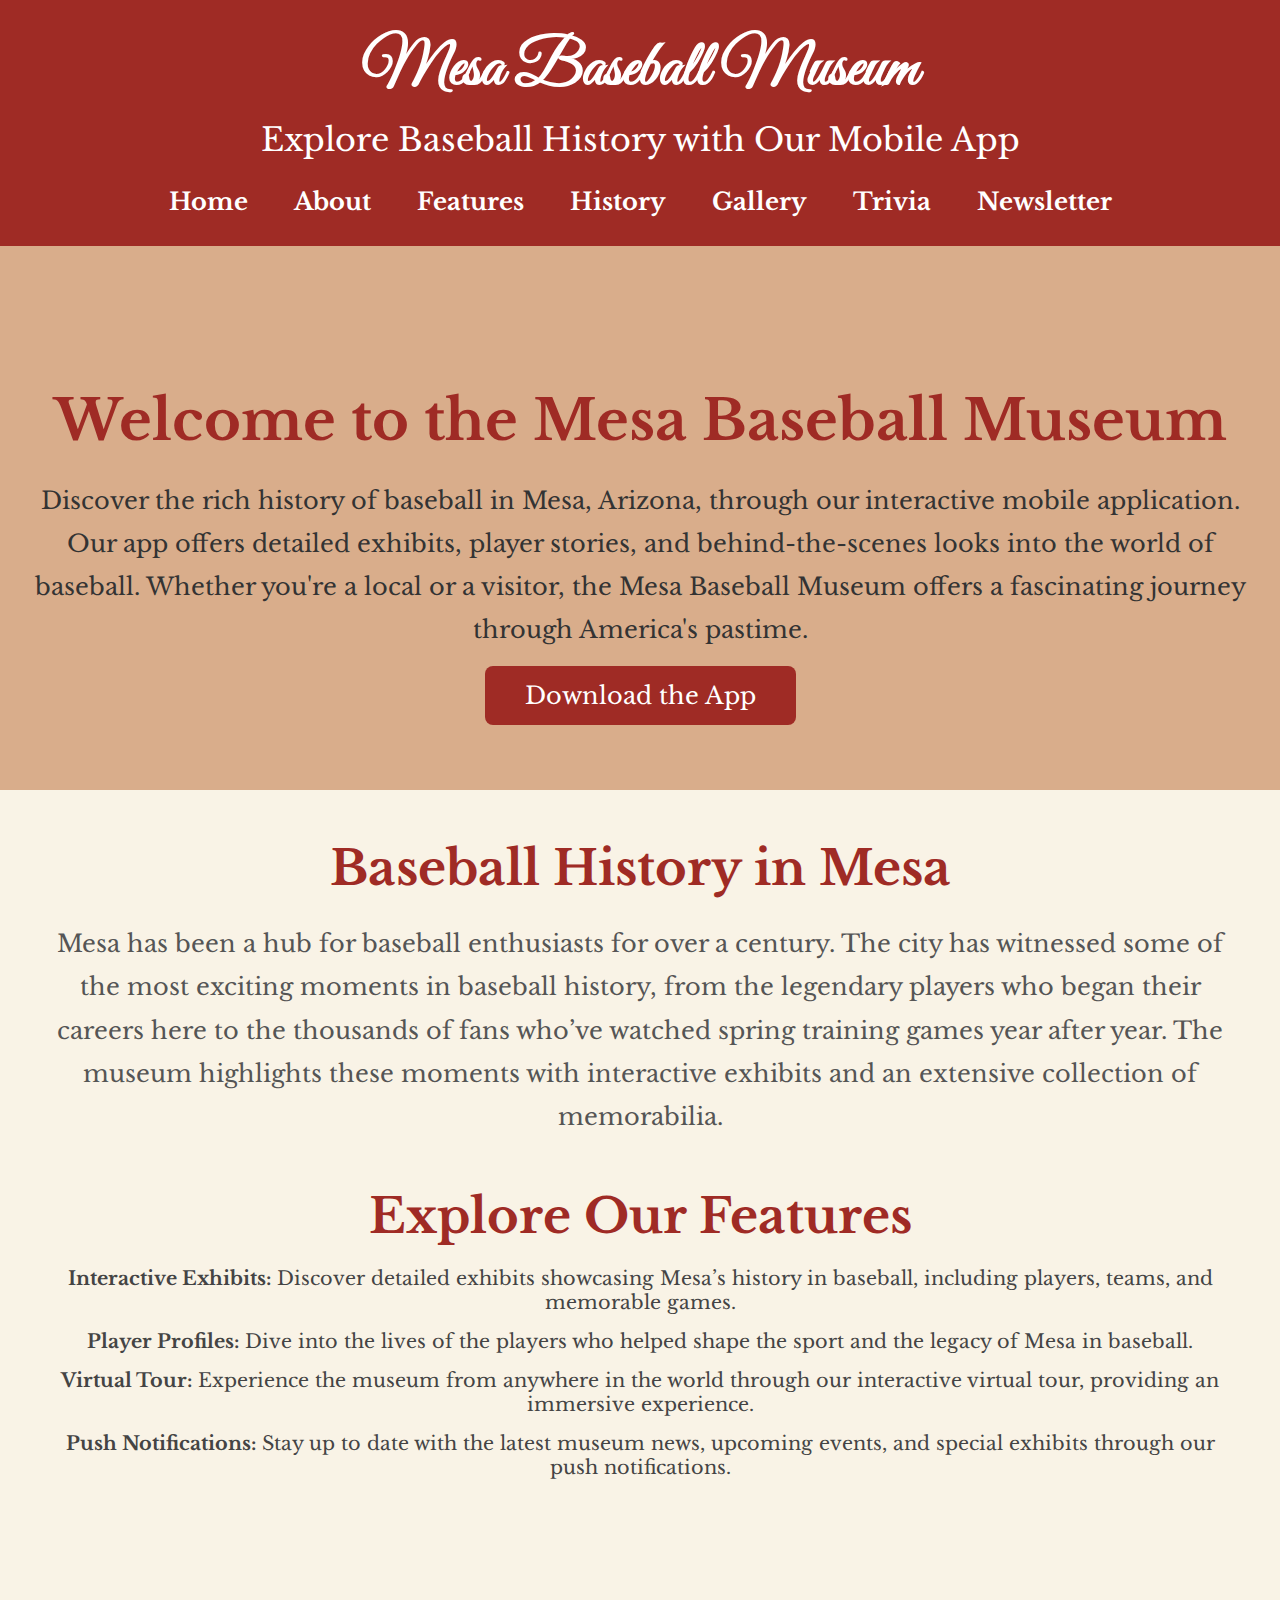
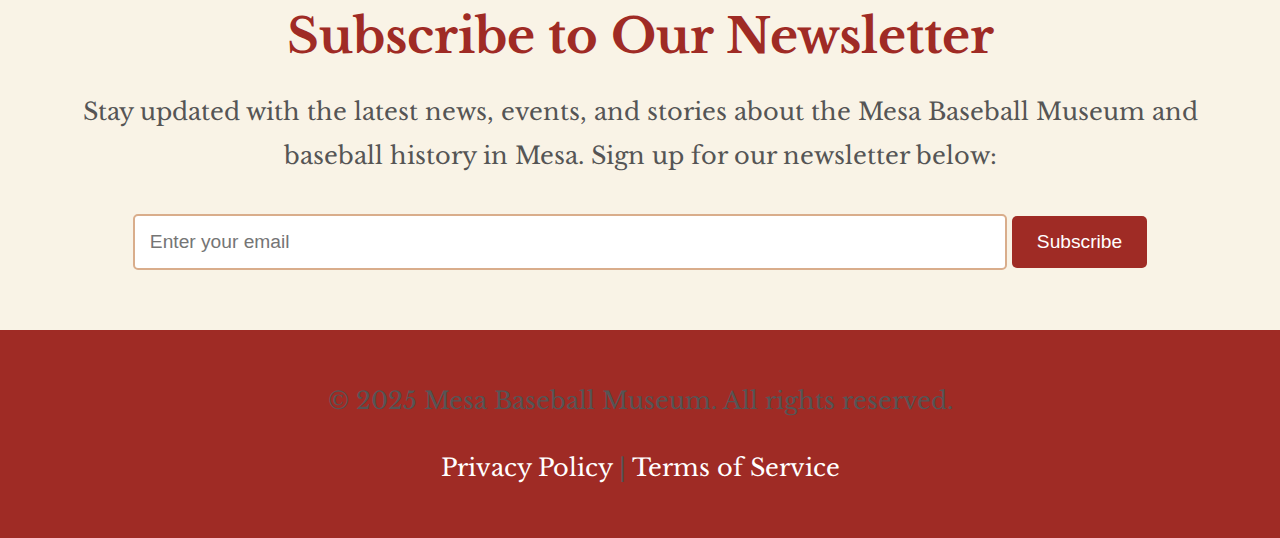
<file: index.html>
<!DOCTYPE html>
<html lang="en">
<head>
    <meta charset="UTF-8">
    <meta name="viewport" content="width=device-width, initial-scale=1.0">
    <title>Mesa Baseball Museum</title>
    <link rel="stylesheet" href="styles.css">
    <link rel="preconnect" href="https://fonts.googleapis.com">
    <link href="https://fonts.googleapis.com/css2?family=Libre+Baskerville:wght@400;700&family=Great+Vibes&display=swap" rel="stylesheet">
    <script src="https://cdnjs.cloudflare.com/ajax/libs/jquery/3.6.0/jquery.min.js"></script>
</head>
<body>
    <header>
        <h1>Mesa Baseball Museum</h1>
        <h2>Explore Baseball History with Our Mobile App</h2>
        <nav>
            <ul>
                <li><a href="index.html">Home</a></li>
                <li><a href="about.html">About</a></li>
                <li><a href="features.html">Features</a></li>
                <li><a href="history.html">History</a></li>
                <li><a href="gallery.html">Gallery</a></li>
                <li><a href="trivia.html">Trivia</a></li>
                <li><a href="newsletter.html">Newsletter</a></li>
            </ul>
        </nav>
    </header>
    
    <section class="hero">
        <div class="hero-content">
            <h3>Welcome to the Mesa Baseball Museum</h3>
            <p>Discover the rich history of baseball in Mesa, Arizona, through our interactive mobile application. Our app offers detailed exhibits, player stories, and behind-the-scenes looks into the world of baseball. Whether you're a local or a visitor, the Mesa Baseball Museum offers a fascinating journey through America's pastime.</p>
            <a href="download.html" class="download-btn">Download the App</a>
        </div>
    </section>

    <section class="history-section">
        <div class="section-content">
            <h3>Baseball History in Mesa</h3>
            <p>Mesa has been a hub for baseball enthusiasts for over a century. The city has witnessed some of the most exciting moments in baseball history, from the legendary players who began their careers here to the thousands of fans who’ve watched spring training games year after year. The museum highlights these moments with interactive exhibits and an extensive collection of memorabilia.</p>
        </div>
    </section>

    <section class="features-section">
        <div class="section-content">
            <h3>Explore Our Features</h3>
            <ul>
                <li><strong>Interactive Exhibits:</strong> Discover detailed exhibits showcasing Mesa’s history in baseball, including players, teams, and memorable games.</li>
                <li><strong>Player Profiles:</strong> Dive into the lives of the players who helped shape the sport and the legacy of Mesa in baseball.</li>
                <li><strong>Virtual Tour:</strong> Experience the museum from anywhere in the world through our interactive virtual tour, providing an immersive experience.</li>
                <li><strong>Push Notifications:</strong> Stay up to date with the latest museum news, upcoming events, and special exhibits through our push notifications.</li>
            </ul>
        </div>
    </section>

    <section class="newsletter-section">
        <div class="section-content">
            <h3>Subscribe to Our Newsletter</h3>
            <p>Stay updated with the latest news, events, and stories about the Mesa Baseball Museum and baseball history in Mesa. Sign up for our newsletter below:</p>
            <form id="newsletter-form">
                <input type="email" placeholder="Enter your email" required>
                <button type="submit">Subscribe</button>
            </form>
        </div>
    </section>

    <footer>
        <p>&copy; 2025 Mesa Baseball Museum. All rights reserved.</p>
        <p><a href="privacy.html">Privacy Policy</a> | <a href="terms.html">Terms of Service</a></p>
    </footer>
</body>
</html>
</file>
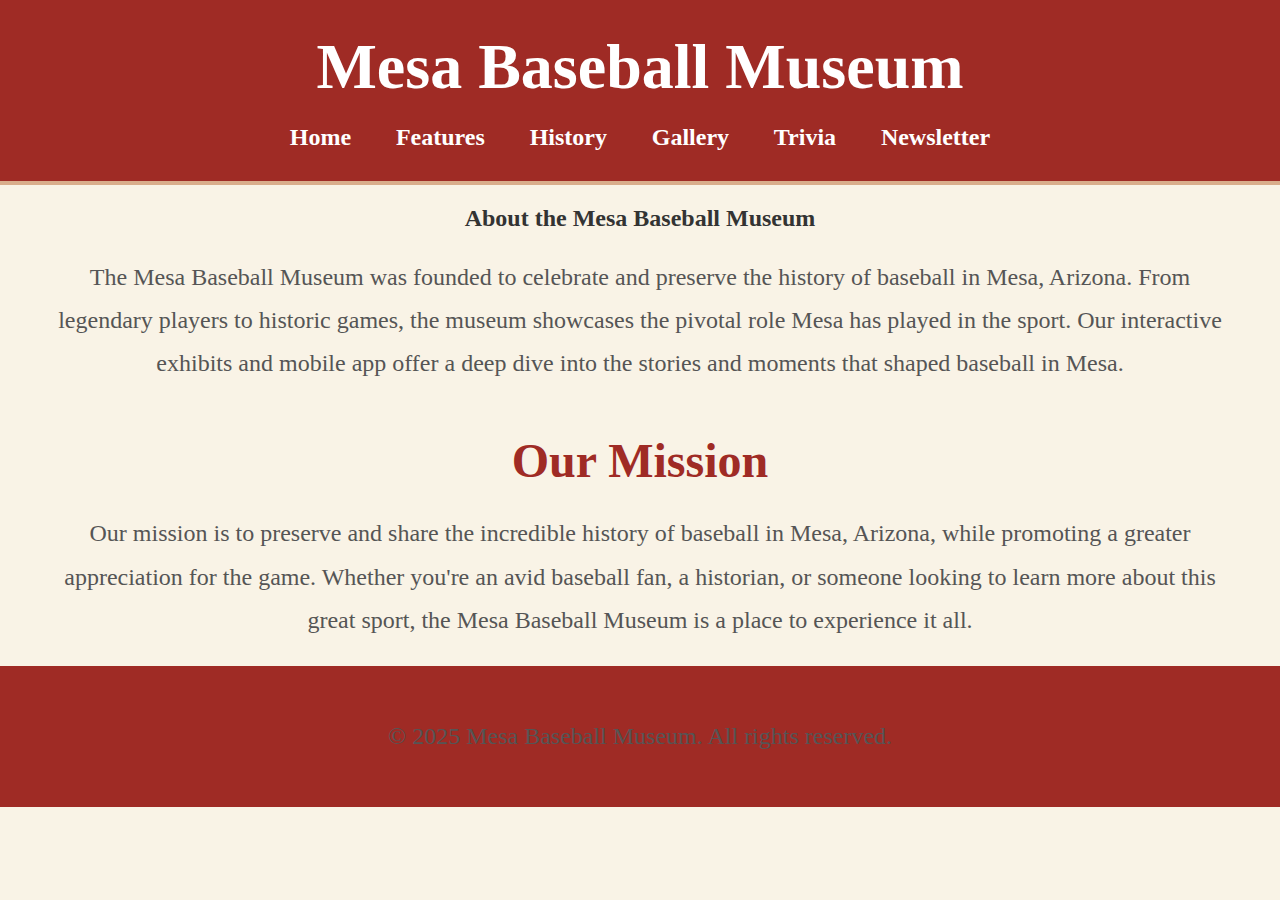
<file: about.html>
<!DOCTYPE html>
<html lang="en">
<head>
    <meta charset="UTF-8">
    <meta name="viewport" content="width=device-width, initial-scale=1.0">
    <title>About - Mesa Baseball Museum</title>
    <link rel="stylesheet" href="styles.css">
</head>
<body>
    <header>
        <h1>Mesa Baseball Museum</h1>
        <nav>
            <ul>
                <li><a href="index.html">Home</a></li>
                <li><a href="features.html">Features</a></li>
                <li><a href="history.html">History</a></li>
                <li><a href="gallery.html">Gallery</a></li>
                <li><a href="trivia.html">Trivia</a></li>
                <li><a href="newsletter.html">Newsletter</a></li>
            </ul>
        </nav>
    </header>

    <section class="about">
        <div class="section-content">
            <h2>About the Mesa Baseball Museum</h2>
            <p>The Mesa Baseball Museum was founded to celebrate and preserve the history of baseball in Mesa, Arizona. From legendary players to historic games, the museum showcases the pivotal role Mesa has played in the sport. Our interactive exhibits and mobile app offer a deep dive into the stories and moments that shaped baseball in Mesa.</p>

            <h3>Our Mission</h3>
            <p>Our mission is to preserve and share the incredible history of baseball in Mesa, Arizona, while promoting a greater appreciation for the game. Whether you're an avid baseball fan, a historian, or someone looking to learn more about this great sport, the Mesa Baseball Museum is a place to experience it all.</p>
        </div>
    </section>

    <footer>
        <p>&copy; 2025 Mesa Baseball Museum. All rights reserved.</p>
    </footer>
</body>
</html>
</file>
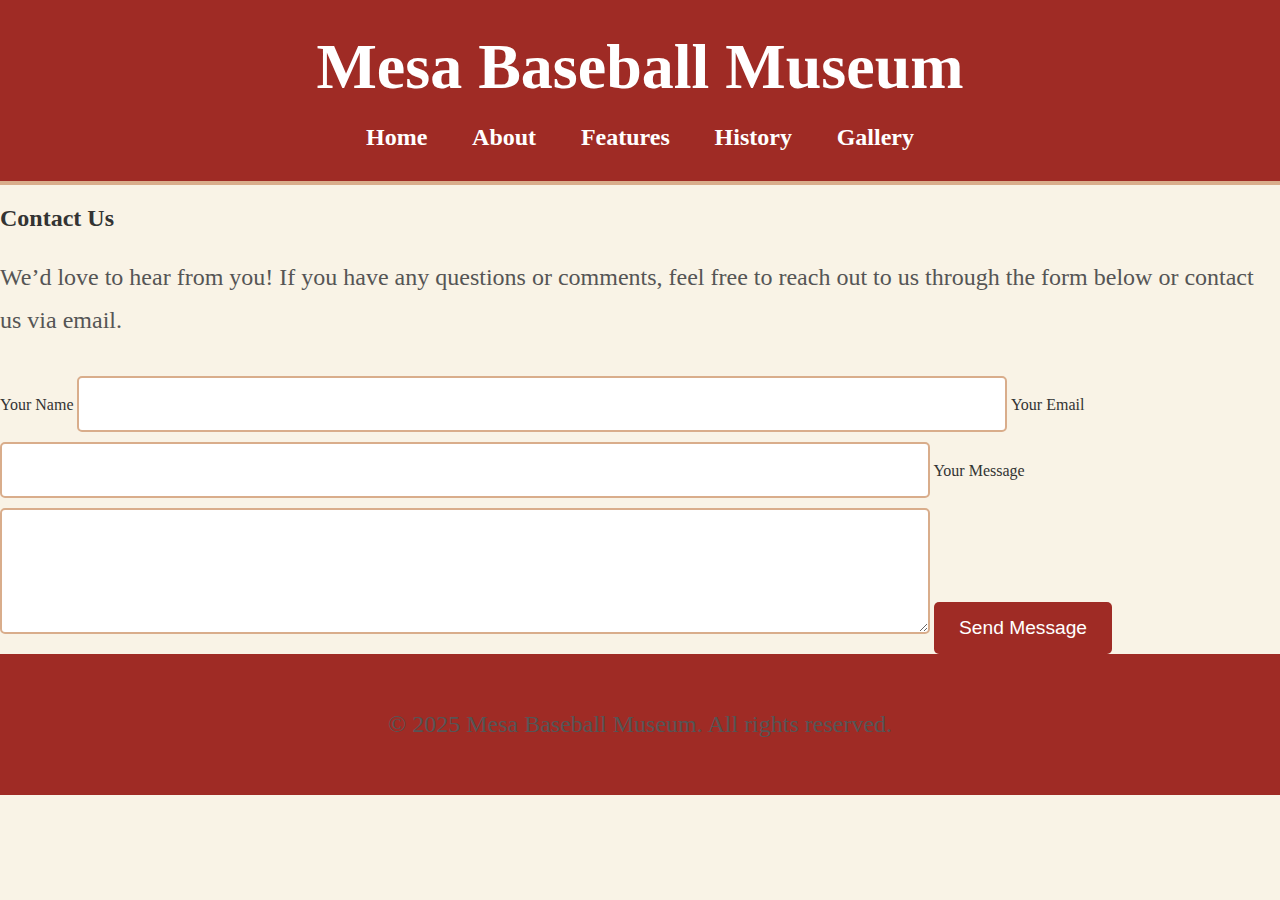
<file: contact.html>
<!DOCTYPE html>
<html lang="en">
<head>
    <meta charset="UTF-8">
    <meta name="viewport" content="width=device-width, initial-scale=1.0">
    <title>Contact - Mesa Baseball Museum</title>
    <link rel="stylesheet" href="styles.css">
</head>
<body>
    <header>
        <h1>Mesa Baseball Museum</h1>
        <nav>
            <ul>
                <li><a href="index.html">Home</a></li>
                <li><a href="about.html">About</a></li>
                <li><a href="features.html">Features</a></li>
                <li><a href="history.html">History</a></li>
                <li><a href="gallery.html">Gallery</a></li>
            </ul>
        </nav>
    </header>

    <section class="contact">
        <h2>Contact Us</h2>
        <p>We’d love to hear from you! If you have any questions or comments, feel free to reach out to us through the form below or contact us via email.</p>
        <form action="submit_contact_form" method="POST">
            <label for="name">Your Name</label>
            <input type="text" id="name" name="name" required>
            
            <label for="email">Your Email</label>
            <input type="email" id="email" name="email" required>

            <label for="message">Your Message</label>
            <textarea id="message" name="message" rows="4" required></textarea>

            <button type="submit">Send Message</button>
        </form>
    </section>

    <footer>
        <p>&copy; 2025 Mesa Baseball Museum. All rights reserved.</p>
    </footer>
</body>
</html>
</file>
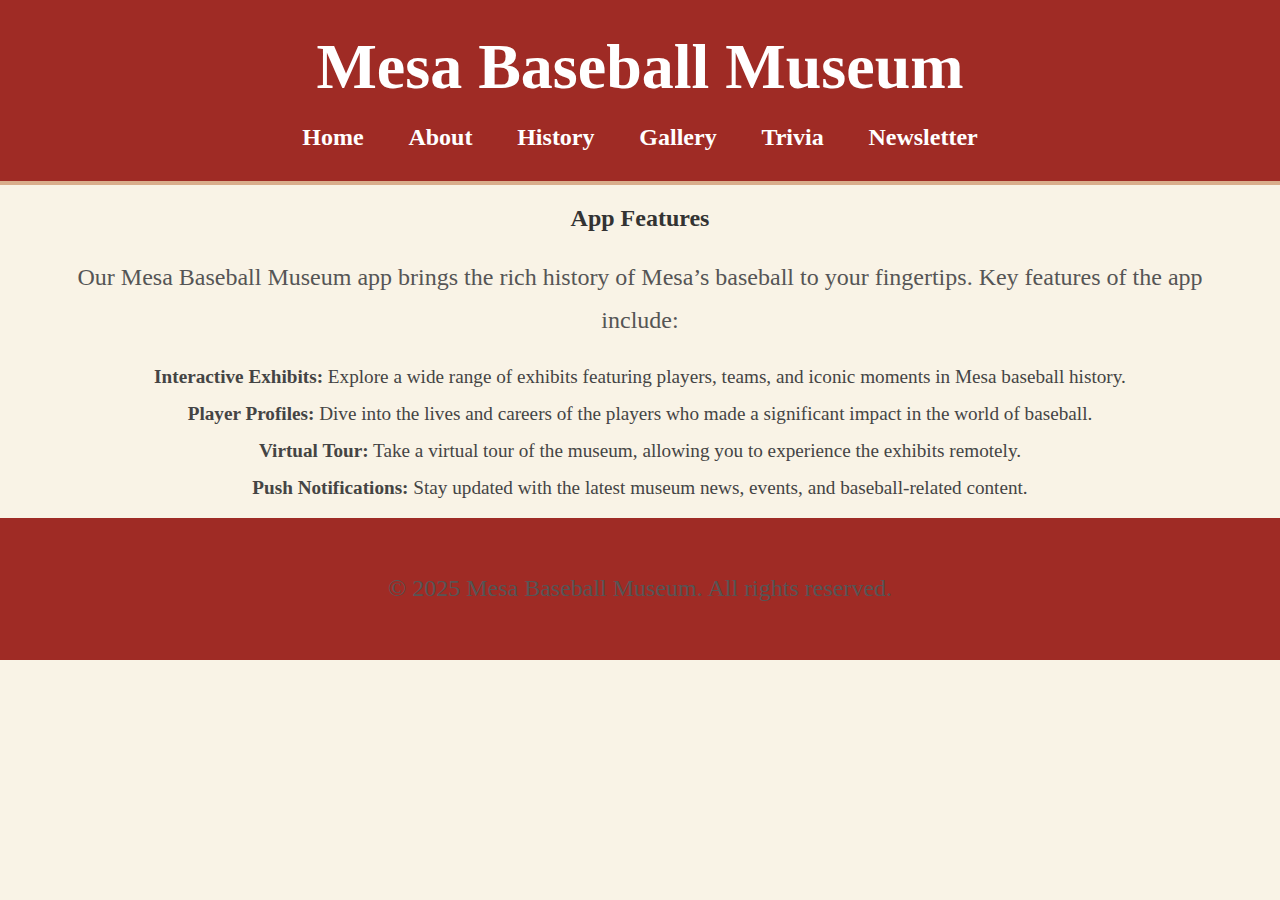
<file: features.html>
<!DOCTYPE html>
<html lang="en">
<head>
    <meta charset="UTF-8">
    <meta name="viewport" content="width=device-width, initial-scale=1.0">
    <title>Features - Mesa Baseball Museum</title>
    <link rel="stylesheet" href="styles.css">
</head>
<body>
    <header>
        <h1>Mesa Baseball Museum</h1>
        <nav>
            <ul>
                <li><a href="index.html">Home</a></li>
                <li><a href="about.html">About</a></li>
                <li><a href="history.html">History</a></li>
                <li><a href="gallery.html">Gallery</a></li>
                <li><a href="trivia.html">Trivia</a></li>
                <li><a href="newsletter.html">Newsletter</a></li>
            </ul>
        </nav>
    </header>

    <section class="features">
        <div class="section-content">
            <h2>App Features</h2>
            <p>Our Mesa Baseball Museum app brings the rich history of Mesa’s baseball to your fingertips. Key features of the app include:</p>
            <ul>
                <li><strong>Interactive Exhibits:</strong> Explore a wide range of exhibits featuring players, teams, and iconic moments in Mesa baseball history.</li>
                <li><strong>Player Profiles:</strong> Dive into the lives and careers of the players who made a significant impact in the world of baseball.</li>
                <li><strong>Virtual Tour:</strong> Take a virtual tour of the museum, allowing you to experience the exhibits remotely.</li>
                <li><strong>Push Notifications:</strong> Stay updated with the latest museum news, events, and baseball-related content.</li>
            </ul>
        </div>
    </section>

    <footer>
        <p>&copy; 2025 Mesa Baseball Museum. All rights reserved.</p>
    </footer>
</body>
</html>
</file>
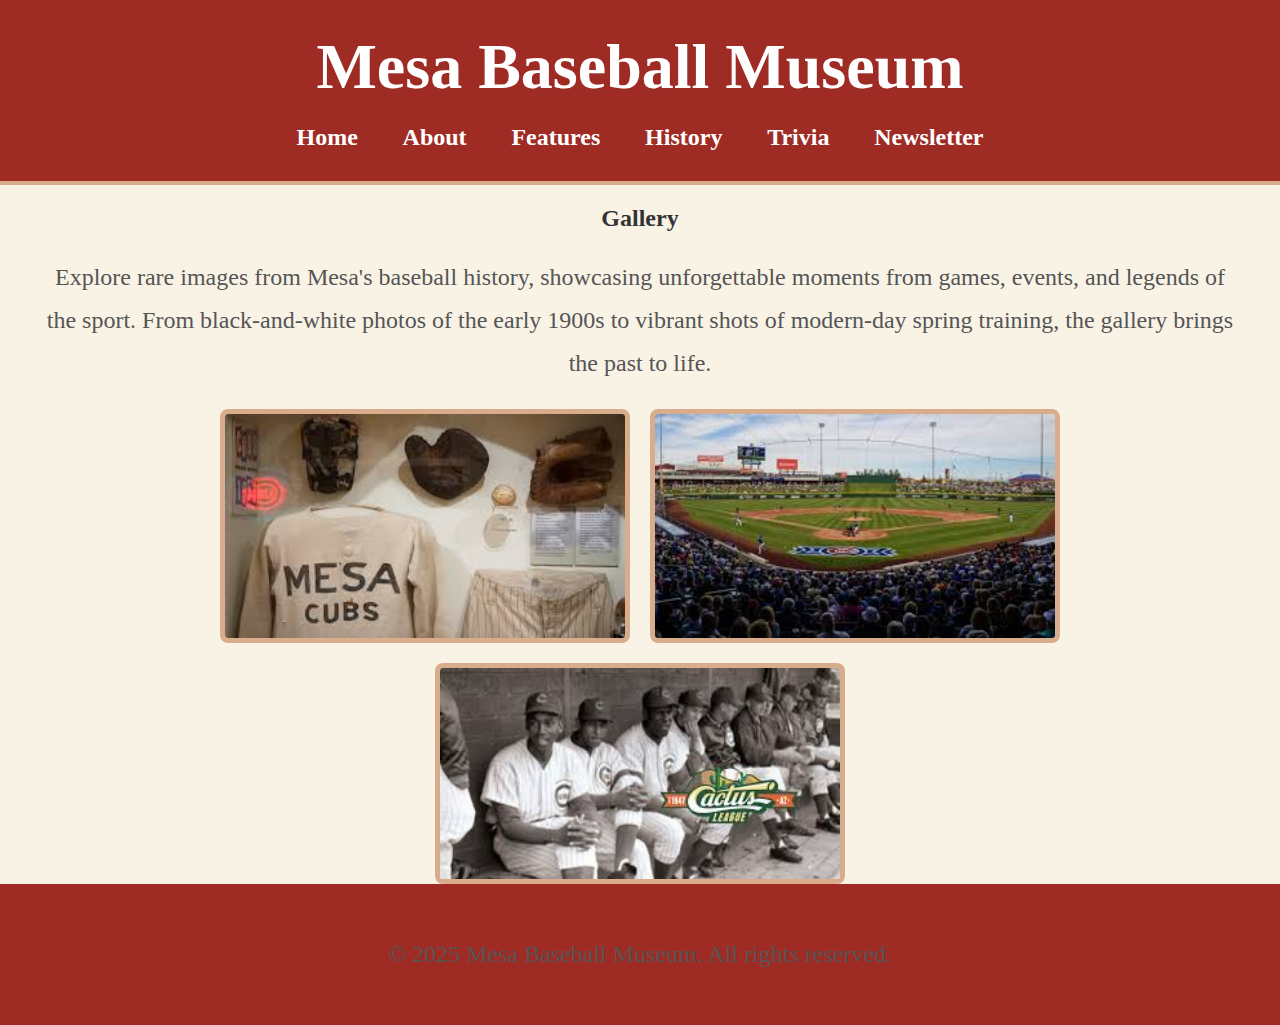
<file: gallery.html>
<!DOCTYPE html>
<html lang="en">
<head>
    <meta charset="UTF-8">
    <meta name="viewport" content="width=device-width, initial-scale=1.0">
    <title>Gallery - Mesa Baseball Museum</title>
    <link rel="stylesheet" href="styles.css">
</head>
<body>
    <header>
        <h1>Mesa Baseball Museum</h1>
        <nav>
            <ul>
                <li><a href="index.html">Home</a></li>
                <li><a href="about.html">About</a></li>
                <li><a href="features.html">Features</a></li>
                <li><a href="history.html">History</a></li>
                <li><a href="trivia.html">Trivia</a></li>
                <li><a href="newsletter.html">Newsletter</a></li>
            </ul>
        </nav>
    </header>

    <section class="gallery">
        <div class="section-content">
            <h2>Gallery</h2>
            <p>Explore rare images from Mesa's baseball history, showcasing unforgettable moments from games, events, and legends of the sport. From black-and-white photos of the early 1900s to vibrant shots of modern-day spring training, the gallery brings the past to life.</p>
            <div class="gallery-images">
                <img src="image1.jpg" alt="Image 1">
                <img src="image2.jpg" alt="Image 2">
                <img src="image3.jpg" alt="Image 3">
            </div>
        </div>
    </section>

    <footer>
        <p>&copy; 2025 Mesa Baseball Museum. All rights reserved.</p>
    </footer>
</body>
</html>
</file>
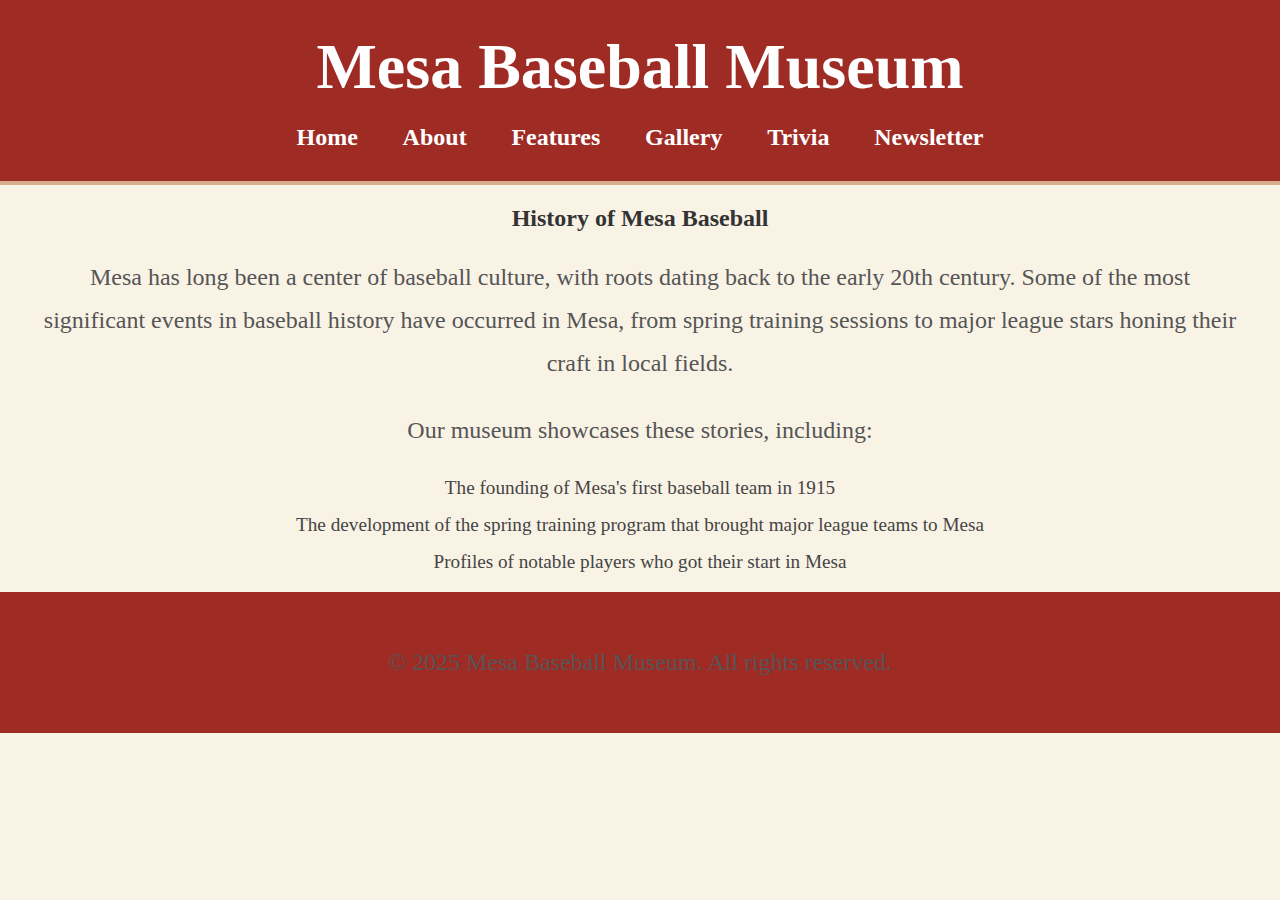
<file: history.html>
<!DOCTYPE html>
<html lang="en">
<head>
    <meta charset="UTF-8">
    <meta name="viewport" content="width=device-width, initial-scale=1.0">
    <title>History - Mesa Baseball Museum</title>
    <link rel="stylesheet" href="styles.css">
</head>
<body>
    <header>
        <h1>Mesa Baseball Museum</h1>
        <nav>
            <ul>
                <li><a href="index.html">Home</a></li>
                <li><a href="about.html">About</a></li>
                <li><a href="features.html">Features</a></li>
                <li><a href="gallery.html">Gallery</a></li>
                <li><a href="trivia.html">Trivia</a></li>
                <li><a href="newsletter.html">Newsletter</a></li>
            </ul>
        </nav>
    </header>

    <section class="history">
        <div class="section-content">
            <h2>History of Mesa Baseball</h2>
            <p>Mesa has long been a center of baseball culture, with roots dating back to the early 20th century. Some of the most significant events in baseball history have occurred in Mesa, from spring training sessions to major league stars honing their craft in local fields.</p>
            <p>Our museum showcases these stories, including:</p>
            <ul>
                <li>The founding of Mesa's first baseball team in 1915</li>
                <li>The development of the spring training program that brought major league teams to Mesa</li>
                <li>Profiles of notable players who got their start in Mesa</li>
            </ul>
        </div>
    </section>

    <footer>
        <p>&copy; 2025 Mesa Baseball Museum. All rights reserved.</p>
    </footer>
</body>
</html>
</file>
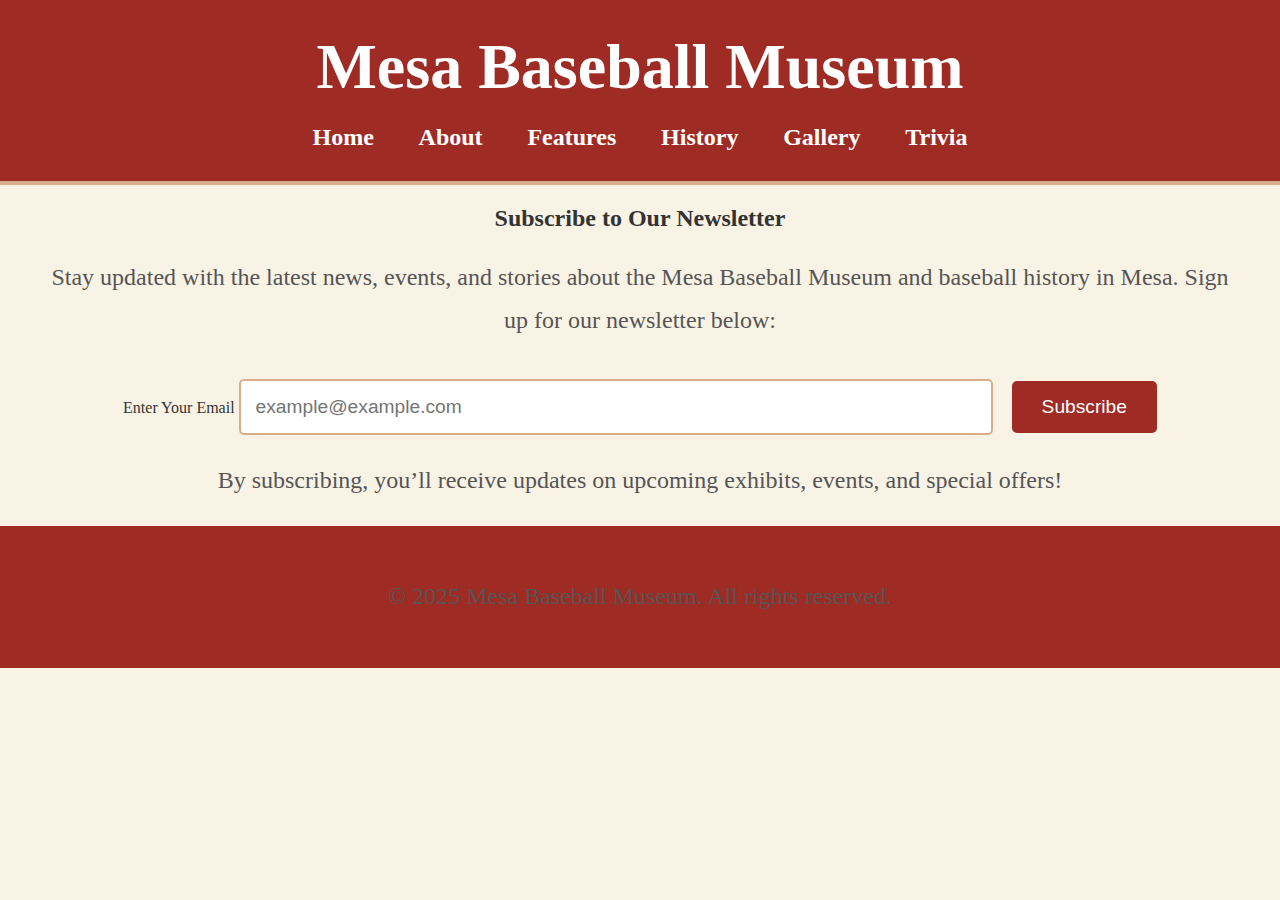
<file: newsletter.html>
<!DOCTYPE html>
<html lang="en">
<head>
    <meta charset="UTF-8">
    <meta name="viewport" content="width=device-width, initial-scale=1.0">
    <title>Newsletter - Mesa Baseball Museum</title>
    <link rel="stylesheet" href="styles.css">
</head>
<body>
    <header>
        <h1>Mesa Baseball Museum</h1>
        <nav>
            <ul>
                <li><a href="index.html">Home</a></li>
                <li><a href="about.html">About</a></li>
                <li><a href="features.html">Features</a></li>
                <li><a href="history.html">History</a></li>
                <li><a href="gallery.html">Gallery</a></li>
                <li><a href="trivia.html">Trivia</a></li>
            </ul>
        </nav>
    </header>

    <section class="newsletter">
        <div class="section-content">
            <h2>Subscribe to Our Newsletter</h2>
            <p>Stay updated with the latest news, events, and stories about the Mesa Baseball Museum and baseball history in Mesa. Sign up for our newsletter below:</p>
            <form action="#" method="POST" class="newsletter-form">
                <label for="email">Enter Your Email</label>
                <input type="email" id="email" name="email" placeholder="example@example.com" required>
                <button type="submit" class="subscribe-btn">Subscribe</button>
            </form>
            <p>By subscribing, you’ll receive updates on upcoming exhibits, events, and special offers!</p>
        </div>
    </section>

    <footer>
        <p>&copy; 2025 Mesa Baseball Museum. All rights reserved.</p>
    </footer>
</body>
</html>
</file>
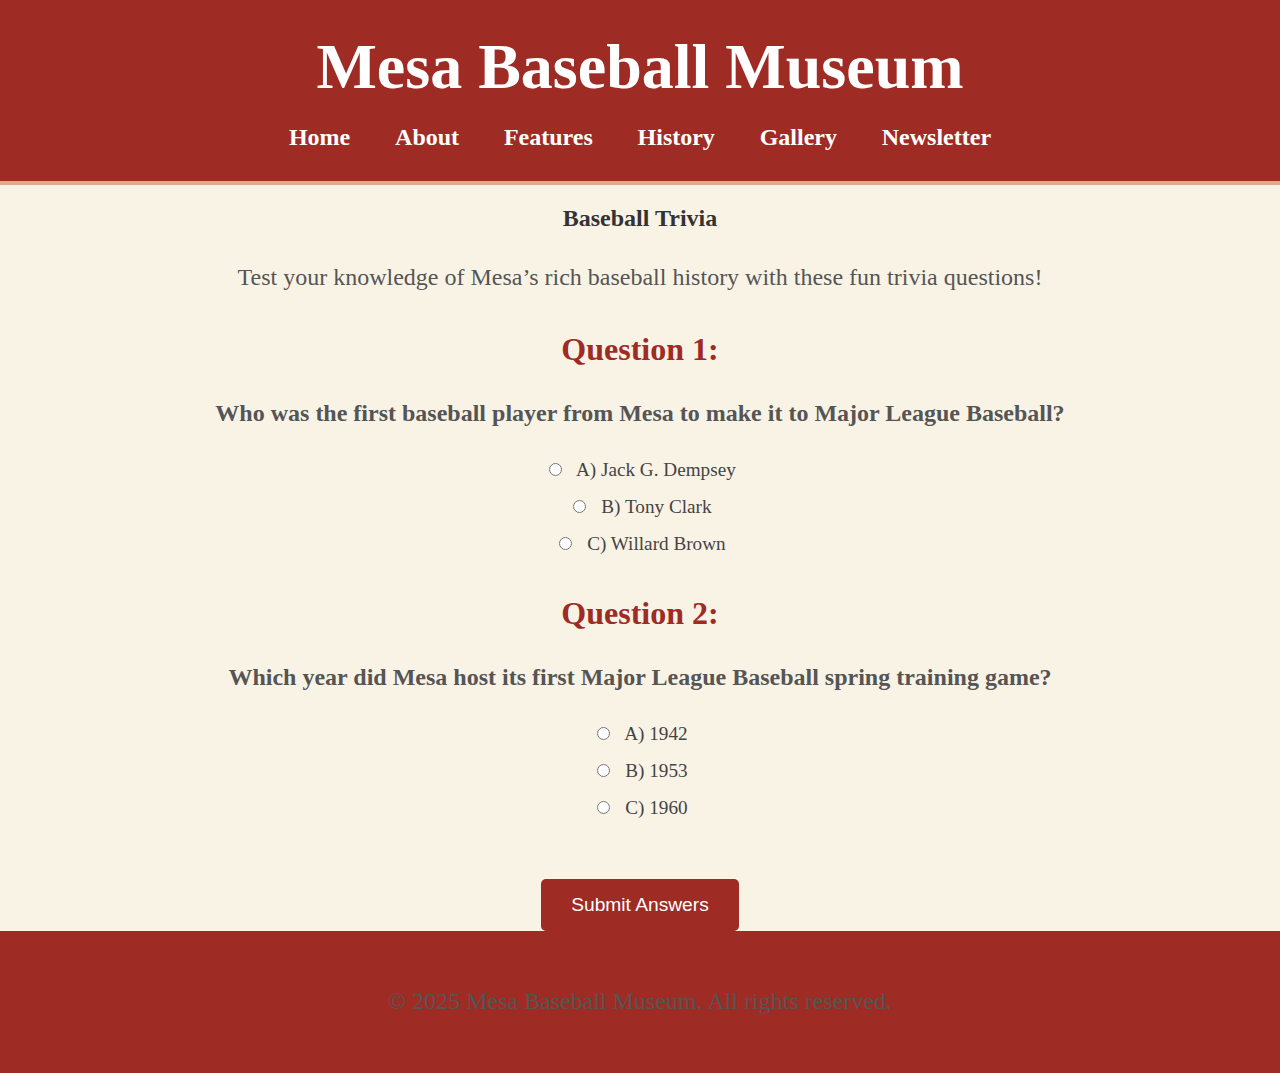
<file: trivia.html>
<!DOCTYPE html>
<html lang="en">
<head>
    <meta charset="UTF-8">
    <meta name="viewport" content="width=device-width, initial-scale=1.0">
    <title>Trivia - Mesa Baseball Museum</title>
    <link rel="stylesheet" href="styles.css">
</head>
<body>
    <header>
        <h1>Mesa Baseball Museum</h1>
        <nav>
            <ul>
                <li><a href="index.html">Home</a></li>
                <li><a href="about.html">About</a></li>
                <li><a href="features.html">Features</a></li>
                <li><a href="history.html">History</a></li>
                <li><a href="gallery.html">Gallery</a></li>
                <li><a href="newsletter.html">Newsletter</a></li>
            </ul>
        </nav>
    </header>

    <section class="trivia">
        <div class="section-content">
            <h2>Baseball Trivia</h2>
            <p>Test your knowledge of Mesa’s rich baseball history with these fun trivia questions!</p>

            <div class="trivia-question">
                <h3>Question 1:</h3>
                <p><strong>Who was the first baseball player from Mesa to make it to Major League Baseball?</strong></p>
                <ul>
                    <li><input type="radio" name="q1" id="q1a" value="1"> A) Jack G. Dempsey</li>
                    <li><input type="radio" name="q1" id="q1b" value="2"> B) Tony Clark</li>
                    <li><input type="radio" name="q1" id="q1c" value="3"> C) Willard Brown</li>
                </ul>
            </div>

            <div class="trivia-question">
                <h3>Question 2:</h3>
                <p><strong>Which year did Mesa host its first Major League Baseball spring training game?</strong></p>
                <ul>
                    <li><input type="radio" name="q2" id="q2a" value="1"> A) 1942</li>
                    <li><input type="radio" name="q2" id="q2b" value="2"> B) 1953</li>
                    <li><input type="radio" name="q2" id="q2c" value="3"> C) 1960</li>
                </ul>
            </div>

            <button class="submit-trivia-btn">Submit Answers</button>
        </div>
    </section>

    <footer>
        <p>&copy; 2025 Mesa Baseball Museum. All rights reserved.</p>
    </footer>
</body>
</html>
</file>
<file: styles.css>
/* General Reset and Body Styling */
body {
    font-family: 'Libre Baskerville', serif;
    margin: 0;
    padding: 0;
    background-color: #f9f3e6; /* Off-white background for a vintage look */
    color: #333;
}

/* Header Styling */
header {
    background-color: #9f2b25; /* Vintage red for header */
    color: white;
    padding: 30px 20px;
    text-align: center;
    border-bottom: 4px solid #d9ad8b; /* Light beige accent border */
}

header h1 {
    font-family: 'Great Vibes', cursive;
    font-size: 4rem;
    margin: 0;
}

header h2 {
    font-size: 2rem;
    margin-top: 10px;
    font-weight: lighter;
}

/* Navigation Menu */
nav ul {
    list-style-type: none;
    padding: 0;
    margin: 20px 0 0 0;
}

nav ul li {
    display: inline;
    margin: 0 20px;
}

nav ul li a {
    color: white;
    text-decoration: none;
    font-weight: bold;
    font-size: 1.5rem;
}

/* Hero Section */
.hero {
    background-color: #d9ad8b; /* Light beige background for hero section */
    padding: 80px 20px;
    text-align: center;
}

.hero h3 {
    font-size: 3.5rem;
    color: #9f2b25; /* Vintage red */
    margin-bottom: 20px;
}

.hero p {
    font-size: 1.5rem;
    color: #333;
    line-height: 1.8;
    margin-bottom: 30px;
}

.download-btn {
    background-color: #9f2b25; /* Vintage red */
    color: white;
    padding: 15px 40px;
    font-size: 1.5rem;
    text-decoration: none;
    border-radius: 8px;
    margin-top: 20px;
}

/* Section Styles */
.section-content {
    max-width: 1200px;
    margin: 0 auto;
    padding: 0 20px;
    text-align: center;
}

/* Heading Styles for Sections */
h3 {
    font-size: 3rem;
    color: #9f2b25;
    margin-bottom: 20px;
}

p {
    font-size: 1.5rem;
    line-height: 1.8;
    color: #555;
}

ul {
    list-style-type: none;
    padding: 0;
    font-size: 1.2rem;
    color: #444;
}

ul li {
    margin-bottom: 15px;
}

/* Newsletter Section */
.newsletter-section {
    background-color: #f9f3e6;
    padding: 60px 20px;
}

.newsletter form input {
    padding: 15px;
    font-size: 1.2rem;
    width: 60%;
    margin-right: 15px;
    border-radius: 5px;
    border: 2px solid #d9ad8b; /* Light beige border */
}

.newsletter form button {
    padding: 15px 30px;
    font-size: 1.2rem;
    background-color: #9f2b25; /* Vintage red for buttons */
    color: white;
    border: none;
    cursor: pointer;
    border-radius: 5px;
}

/* Footer Styling */
footer {
    background-color: #9f2b25; /* Vintage red for footer */
    color: white;
    text-align: center;
    padding: 25px 0;
    font-size: 1.2rem;
}

footer a {
    color: white;
    text-decoration: none;
}

footer a:hover {
    text-decoration: underline;
}

/* Gallery Styling */
.gallery-images {
    display: flex;
    justify-content: center;
    gap: 20px;
    flex-wrap: wrap;
}

.gallery-images img {
    width: 100%;
    max-width: 400px;
    border: 5px solid #d9ad8b; /* Light beige border for images */
    border-radius: 8px;
}

/* Trivia Section Styling */
.trivia-question {
    margin-bottom: 40px;
}

.trivia-question h3 {
    font-size: 2rem;
    color: #9f2b25;
}

.trivia-question p {
    font-size: 1.5rem;
    color: #555;
}

.trivia-question ul {
    list-style-type: none;
    padding: 0;
    font-size: 1.2rem;
    color: #444;
}

.trivia-question input[type="radio"] {
    margin-right: 10px;
}

/* Submit Button for Trivia */
.submit-trivia-btn {
    background-color: #9f2b25;
    color: white;
    padding: 15px 30px;
    font-size: 1.2rem;
    border: none;
    cursor: pointer;
    border-radius: 5px;
    margin-top: 20px;
}

/* Additional Styles for Form Elements */
input[type="email"], input[type="text"], textarea {
    width: 70%;
    margin-top: 10px;
    font-size: 1.2rem;
    padding: 15px;
    border-radius: 5px;
    border: 2px solid #d9ad8b; /* Light beige border */
}

button[type="submit"] {
    background-color: #9f2b25; /* Vintage red for submit button */
    color: white;
    padding: 15px 25px;
    font-size: 1.2rem;
    border: none;
    cursor: pointer;
    border-radius: 5px;
    margin-top: 15px;
}

button[type="submit"]:hover {
    background-color: #7d1b18; /* Darker red on hover */
}

/* Responsive Design */
@media (max-width: 768px) {
    .hero h3 {
        font-size: 2.5rem;
    }

    .hero p {
        font-size: 1.2rem;
    }

    .newsletter form input {
        width: 80%;
    }

    .newsletter form button {
        font-size: 1.2rem;
        width: 80%;
    }
}
</file>
